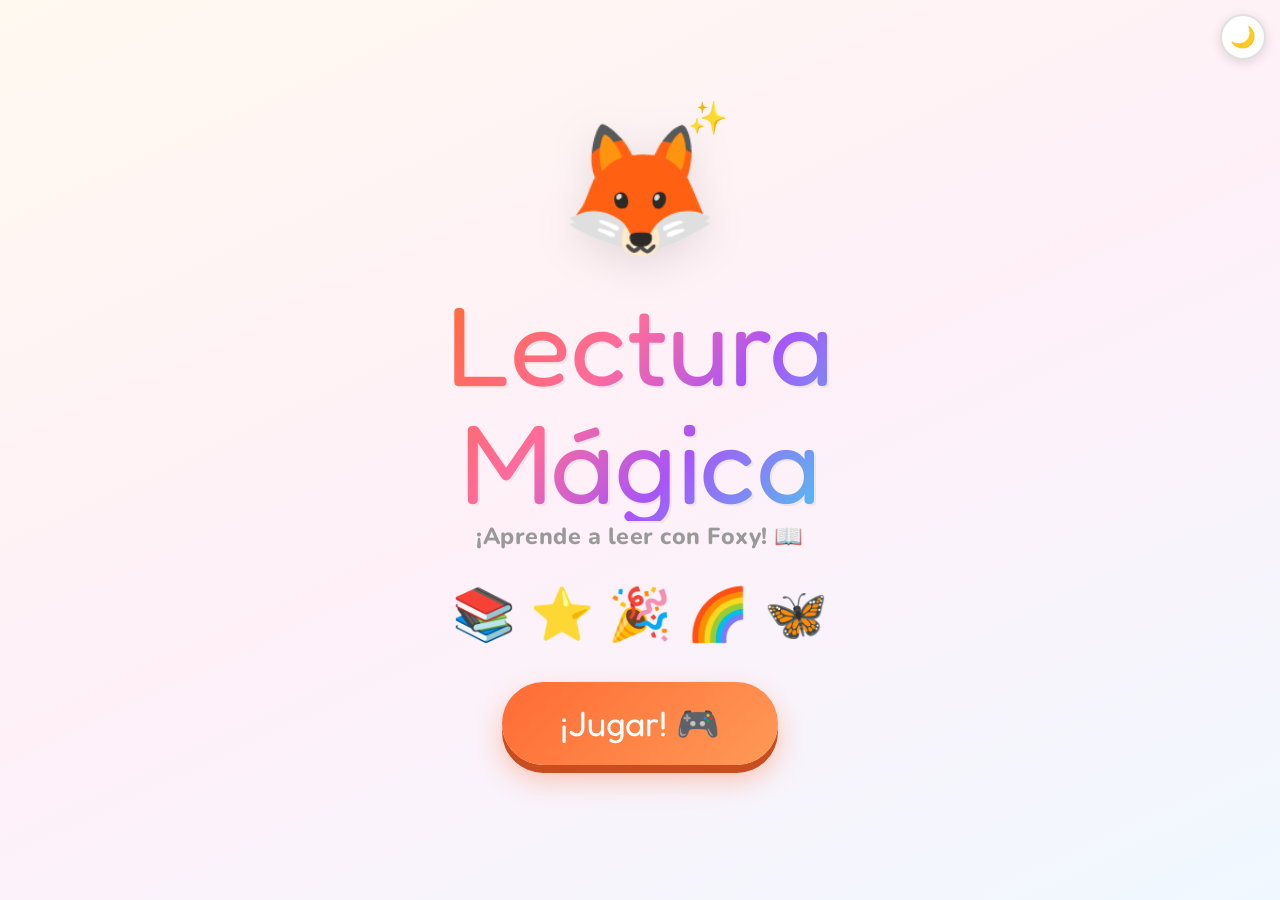
<file: index.html>
<!DOCTYPE html>
<html lang="es">
<head>
  <meta charset="UTF-8">
  <meta name="viewport" content="width=device-width, initial-scale=1.0">
  <title>Lectura Mágica ✨</title>
  <link href="https://fonts.googleapis.com/css2?family=Fredoka+One&family=Nunito:wght@400;700;800;900&display=swap" rel="stylesheet">
  <link rel="stylesheet" href="css/styles.css">
</head>
<body>

<div id="confetti"></div>

<button id="theme-toggle" class="theme-btn" onclick="toggleDark()" title="Cambiar tema">🌙</button>

<!-- ══════════ WELCOME ══════════ -->
<div class="screen active" id="welcome-screen">
  <div class="clouds">
    <div class="cloud" style="left:-100px">☁️</div>
    <div class="cloud" style="left:-180px">☁️</div>
    <div class="cloud" style="left:-240px">☁️</div>
  </div>
  <div class="mascot-wrap">
    <span class="mascot">🦊</span>
    <span class="mascot-sparkle">✨</span>
  </div>
  <div class="app-title">Lectura<br>Mágica</div>
  <p class="app-tagline">¡Aprende a leer con Foxy! 📖</p>
  <div class="float-row">
    <span class="fe">📚</span><span class="fe">⭐</span>
    <span class="fe">🎉</span><span class="fe">🌈</span><span class="fe">🦋</span>
  </div>
  <button class="btn-start" onclick="go('levels')">¡Jugar! 🎮</button>
</div>

<!-- ══════════ LEVELS ══════════ -->
<div class="screen" id="levels-screen">
  <h1 class="screen-h">🗺️ ¡Elige tu nivel!</h1>
  <div class="stars-banner">
    <span class="sb-star">⭐</span>
    <div class="sb-text">
      <div class="sb-count" id="total-stars">0 / 15 estrellas</div>
      <div class="sb-sub">¡Colecciona todas las estrellas!</div>
    </div>
    <span class="sb-star" style="animation-delay:1s">🏆</span>
  </div>
  <div class="levels-grid" id="levels-grid"></div>
  <button class="btn-back" onclick="go('welcome')">🏠 Inicio</button>
</div>

<!-- ══════════ READING ══════════ -->
<div class="screen" id="reading-screen">
  <div class="topbar">
    <button class="icon-btn" onclick="go('levels')">⬅️</button>
    <div class="level-pill" id="r-pill">Nivel 1</div>
    <button class="icon-btn" onclick="speakStory()" id="hint-btn">💡</button>
  </div>
  <div class="prog-track"><div class="prog-fill" id="r-prog" style="width:12%"></div></div>
  <div class="storybook">
    <div class="book-header">
      <span class="book-illo" id="b-illo">🐶</span>
      <div class="book-title" id="b-title">Título</div>
    </div>
    <div class="book-body" id="b-body"></div>
  </div>
  <div class="read-actions">
    <button class="btn-speak" id="btn-speak" onclick="speakStory()">🔊 Escuchar</button>
    <button class="btn-quiz" onclick="startQuiz()">🤔 Responder ➡️</button>
  </div>
</div>

<!-- ══════════ QUIZ ══════════ -->
<div class="screen" id="quiz-screen">
  <div class="topbar">
    <button class="icon-btn" id="q-back">⬅️</button>
    <div class="level-pill" id="q-pill">Preguntas</div>
    <div style="width:50px"></div>
  </div>
  <div class="prog-track"><div class="prog-fill" id="q-prog" style="width:0%"></div></div>
  <div class="qcard">
    <div class="q-num" id="q-num">Pregunta 1 de 3</div>
    <div class="q-text" id="q-text">¿Cuál es la pregunta?</div>
    <div class="ans-grid" id="ans-grid"></div>
  </div>
</div>

<!-- ══════════ RESULTS ══════════ -->
<div class="screen" id="results-screen">
  <div class="rcard">
    <div class="r-emoji" id="r-emoji">🎉</div>
    <div class="r-title" id="r-title">¡Genial!</div>
    <div class="r-stars" id="r-stars"></div>
    <div class="r-detail" id="r-detail">3 de 3 correctas</div>
    <div class="r-actions">
      <button class="btn-n pri" id="btn-next">¡Siguiente nivel! ➡️</button>
      <button class="btn-n sec" onclick="go('levels')">🗺️ Ver niveles</button>
    </div>
  </div>
</div>

<script src="js/app.js"></script>
</body>
</html>
</file>
<file: css/styles.css>
/* ═══════════════════════════
   THEME TOKENS
═══════════════════════════ */
:root {
  --radius: 28px;

  /* Surfaces */
  --color-bg:            #FEF9F0;
  --color-surface:       #ffffff;
  --color-surface-alt:   #F8FAFE;
  --color-surface-muted: #F5F5F5;
  --color-ans-bg:        #FAFBFF;
  --color-qnum-bg:       #F0F4FF;
  --color-letter-bg:     #EAEAEA;
  --color-progress-bg:   #EAEAEA;
  --color-lock-bg:       rgba(255,255,255,.72);

  /* Text */
  --color-text:       #333333;
  --color-text-dark:  #222222;
  --color-text-muted: #999999;
  --color-text-dim:   #777777;
  --color-text-grey:  #888888;
  --color-text-faint: #BBBBBB;

  /* Borders */
  --color-border:      #E0E0E0;
  --color-border-soft: #D0D0D0;
  --color-border-ans:  #E8EAF0;
  --color-border-book: #E5EDF8;

  /* Welcome gradient */
  --color-welcome-grad: linear-gradient(155deg,#FFF9F0 0%,#FFF0F8 50%,#F0F8FF 100%);

  /* Stars banner */
  --color-banner-bg:     linear-gradient(135deg,#FFF8E1,#FFF3CD);
  --color-banner-border: #FFD93D;
  --color-banner-shadow: #E6C200;

  --shadow: 0 8px 32px rgba(0,0,0,.15);
}

/* ═══════════════════════════
   DARK THEME
═══════════════════════════ */
body.dark {
  --color-bg:            #0d1117;
  --color-surface:       #161b22;
  --color-surface-alt:   #1c2128;
  --color-surface-muted: #21262d;
  --color-ans-bg:        #1c2128;
  --color-qnum-bg:       #21262d;
  --color-letter-bg:     #30363d;
  --color-progress-bg:   #30363d;
  --color-lock-bg:       rgba(13,17,23,.88);

  --color-text:       #e6edf3;
  --color-text-dark:  #c9d1d9;
  --color-text-muted: #848d97;
  --color-text-dim:   #8b949e;
  --color-text-grey:  #8b949e;
  --color-text-faint: #484f58;

  --color-border:      #30363d;
  --color-border-soft: #21262d;
  --color-border-ans:  #30363d;
  --color-border-book: #2d3748;

  --color-welcome-grad: linear-gradient(155deg,#0d1117 0%,#140d1f 50%,#0d1420 100%);

  --color-banner-bg:     linear-gradient(135deg,#1c1800,#161200);
  --color-banner-border: #a08010;
  --color-banner-shadow: #6e5500;

  --shadow: 0 8px 32px rgba(0,0,0,.5);
}

/* Smooth transition when toggling theme */
body.transitioning,
body.transitioning * {
  transition: background-color .3s ease, color .3s ease,
              border-color .3s ease, box-shadow .3s ease !important;
}

/* ═══════════════════════════
   BASE
═══════════════════════════ */
* { margin:0; padding:0; box-sizing:border-box; -webkit-tap-highlight-color:transparent; }
body {
  font-family: 'Nunito','Comic Sans MS',cursive,sans-serif;
  background: var(--color-bg);
  color: var(--color-text);
  min-height: 100vh;
  overflow-x: hidden;
  user-select: none;
}
body::before {
  content:''; position:fixed; top:-120px; right:-120px;
  width:420px; height:420px; border-radius:50%;
  background:radial-gradient(circle,rgba(255,107,107,.18),transparent);
  pointer-events:none; z-index:0;
}
body::after {
  content:''; position:fixed; bottom:-120px; left:-120px;
  width:420px; height:420px; border-radius:50%;
  background:radial-gradient(circle,rgba(76,201,240,.18),transparent);
  pointer-events:none; z-index:0;
}

/* ═══════════════════════════
   DARK MODE TOGGLE BUTTON
═══════════════════════════ */
.theme-btn {
  position: fixed;
  top: 14px;
  right: 14px;
  z-index: 100;
  background: var(--color-surface);
  border: 2px solid var(--color-border);
  border-radius: 50%;
  width: 46px;
  height: 46px;
  font-size: 1.3rem;
  cursor: pointer;
  box-shadow: 0 3px 12px rgba(0,0,0,.12);
  display: flex;
  align-items: center;
  justify-content: center;
  transition: transform .2s, box-shadow .2s, background-color .3s, border-color .3s;
}
.theme-btn:hover  { transform: scale(1.12) rotate(12deg); box-shadow: 0 6px 18px rgba(0,0,0,.18); }
.theme-btn:active { transform: scale(.93); }

/* ═══════════════════════════
   SCREENS
═══════════════════════════ */
.screen { display:none; min-height:100vh; width:100%; padding:20px 16px 50px; position:relative; z-index:1; }
.screen.active { display:flex; flex-direction:column; align-items:center; }
.screen.pop { animation: screenPop .45s cubic-bezier(.34,1.56,.64,1) both; }
@keyframes screenPop {
  from { opacity:0; transform:scale(.93) translateY(18px); }
  to   { opacity:1; transform:scale(1)   translateY(0);    }
}

/* ═══════════════════════════
   WELCOME
═══════════════════════════ */
#welcome-screen {
  justify-content:center; align-items:center; text-align:center; gap:0;
  background: var(--color-welcome-grad);
}
.clouds { position:absolute; top:0; left:0; right:0; height:180px; overflow:hidden; pointer-events:none; }
.cloud  { position:absolute; font-size:3rem; opacity:.35; animation:drift 22s linear infinite; }
.cloud:nth-child(1){top:10px;  animation-duration:20s;}
.cloud:nth-child(2){top:55px;  animation-delay:-7s;   animation-duration:27s;}
.cloud:nth-child(3){top:105px; animation-delay:-14s;  animation-duration:18s; font-size:2.3rem;}
@keyframes drift { from{transform:translateX(-200px);} to{transform:translateX(calc(100vw + 200px));} }

.mascot-wrap    { position:relative; margin-bottom:6px; }
.mascot         { font-size:clamp(4.5rem,14vw,8rem); display:block; animation:mascotBounce 2.2s ease-in-out infinite; filter:drop-shadow(0 10px 20px rgba(0,0,0,.1)); }
.mascot-sparkle { position:absolute; top:-8px; right:-8px; font-size:2rem; animation:sparkle 3s ease-in-out infinite; }
@keyframes mascotBounce { 0%,100%{transform:translateY(0) rotate(-4deg);} 50%{transform:translateY(-20px) rotate(4deg);} }
@keyframes sparkle      { 0%,100%{transform:rotate(0deg) scale(1);}      50%{transform:rotate(22deg) scale(1.35);}    }

.app-title {
  font-family:'Fredoka One',cursive;
  font-size:clamp(3.5rem,12vw,7rem);
  line-height:1.05;
  background:linear-gradient(130deg,#FF6B35 0%,#FF6B9D 38%,#A855F7 65%,#4CC9F0 100%);
  -webkit-background-clip:text; -webkit-text-fill-color:transparent; background-clip:text;
  filter:drop-shadow(2px 2px 0 rgba(0,0,0,.05));
}
.app-tagline { font-size:clamp(.95rem,3.2vw,1.45rem); color:var(--color-text-muted); font-weight:800; margin-bottom:28px; letter-spacing:.5px; }

.float-row { display:flex; gap:14px; justify-content:center; flex-wrap:wrap; margin-bottom:32px; }
.fe { font-size:clamp(1.8rem,6vw,3.2rem); animation:floatY 4s ease-in-out infinite; display:inline-block; }
.fe:nth-child(1){animation-delay:0s;}   .fe:nth-child(2){animation-delay:.65s;}
.fe:nth-child(3){animation-delay:1.3s;} .fe:nth-child(4){animation-delay:1.95s;}
.fe:nth-child(5){animation-delay:2.6s;}
@keyframes floatY { 0%,100%{transform:translateY(0) rotate(-5deg);} 50%{transform:translateY(-16px) rotate(5deg);} }

.btn-start {
  font-family:'Fredoka One',cursive; font-size:clamp(1.4rem,5vw,2.2rem);
  padding:20px 58px; color:white; border:none; border-radius:50px; cursor:pointer;
  background:linear-gradient(135deg,#FF6B35,#FF9A56);
  box-shadow:0 8px 0 #C94D1E, 0 14px 28px rgba(255,107,53,.38);
  position:relative; top:0; transition:all .15s;
}
.btn-start:active { top:6px; box-shadow:0 2px 0 #C94D1E; }
.btn-start:hover  { background:linear-gradient(135deg,#FF5722,#FF8A44); transform:scale(1.03); }

/* ═══════════════════════════
   LEVELS
═══════════════════════════ */
#levels-screen { gap:20px; padding-top:28px; }
.screen-h { font-family:'Fredoka One',cursive; font-size:clamp(1.9rem,7vw,3.2rem); color:var(--color-text); text-align:center; }

.stars-banner {
  background:var(--color-banner-bg); border:3px solid var(--color-banner-border);
  border-radius:22px; padding:14px 28px; display:flex; align-items:center; gap:14px;
  width:100%; max-width:700px; box-shadow:0 5px 0 var(--color-banner-shadow);
}
.sb-star  { font-size:2.4rem; animation:starPulse 2s ease-in-out infinite; }
.sb-text  { flex:1; }
.sb-count { font-family:'Fredoka One',cursive; font-size:1.7rem; color:#C94D1E; }
.sb-sub   { font-size:.85rem; color:var(--color-text-muted); font-weight:700; }
@keyframes starPulse { 0%,100%{transform:scale(1) rotate(0deg);} 50%{transform:scale(1.2) rotate(15deg);} }

.levels-grid { display:grid; grid-template-columns:repeat(auto-fit,minmax(165px,1fr)); gap:18px; width:100%; max-width:850px; }
.lcard {
  background:var(--color-surface); border-radius:24px; padding:26px 14px; text-align:center; cursor:pointer;
  transition:transform .25s cubic-bezier(.34,1.56,.64,1), box-shadow .25s;
  box-shadow:0 6px 0 rgba(0,0,0,.1),0 10px 24px rgba(0,0,0,.09);
  position:relative; overflow:hidden; border:3px solid transparent;
}
.lcard-bar  { position:absolute; top:0; left:0; right:0; height:6px; }
.lcard:not(.locked):hover  { transform:translateY(-9px) scale(1.03); box-shadow:0 16px 0 rgba(0,0,0,.07),0 22px 40px rgba(0,0,0,.11); }
.lcard:not(.locked):active { transform:translateY(2px); box-shadow:0 3px 0 rgba(0,0,0,.1); }
.lcard.locked { opacity:.55; cursor:not-allowed; }
.lcard.done   { border-color:var(--lc); }
.lcard-emoji  { font-size:clamp(2.8rem,8vw,4.2rem); margin-bottom:6px; display:block; filter:drop-shadow(0 4px 8px rgba(0,0,0,.1)); }
.lcard-num    { font-size:.78rem; color:var(--color-text-faint); text-transform:uppercase; letter-spacing:2px; font-weight:800; margin-bottom:4px; }
.lcard-name   { font-family:'Fredoka One',cursive; font-size:clamp(.95rem,3vw,1.25rem); color:var(--color-text); margin-bottom:10px; }
.lcard-stars  { display:flex; justify-content:center; gap:4px; font-size:1.35rem; }
.lock-overlay { position:absolute; inset:0; display:flex; align-items:center; justify-content:center; background:var(--color-lock-bg); backdrop-filter:blur(2px); border-radius:22px; font-size:2.4rem; }

.btn-back {
  background:var(--color-surface); border:3px solid var(--color-border); color:var(--color-text-dim);
  border-radius:20px; padding:12px 30px; font-family:'Fredoka One',cursive; font-size:1.15rem;
  cursor:pointer; transition:all .2s; box-shadow:0 4px 0 var(--color-border-soft);
}
.btn-back:hover  { background:var(--color-surface-muted); transform:translateY(-2px); }
.btn-back:active { transform:translateY(2px); box-shadow:0 1px 0 var(--color-border-soft); }

/* ═══════════════════════════
   READING
═══════════════════════════ */
#reading-screen { gap:16px; max-width:750px; margin:0 auto; }
.topbar { display:flex; align-items:center; justify-content:space-between; width:100%; max-width:700px; }
.icon-btn {
  background:var(--color-surface); border:none; border-radius:50%; width:50px; height:50px;
  font-size:1.55rem; cursor:pointer; box-shadow:0 4px 12px rgba(0,0,0,.1);
  display:flex; align-items:center; justify-content:center; transition:all .2s;
}
.icon-btn:hover  { transform:scale(1.1); }
.icon-btn:active { transform:scale(.93); }
.level-pill { font-family:'Fredoka One',cursive; font-size:.98rem; padding:8px 20px; border-radius:50px; color:white; }

.prog-track { width:100%; max-width:700px; height:13px; background:var(--color-progress-bg); border-radius:10px; overflow:hidden; }
.prog-fill  { height:100%; border-radius:10px; background:linear-gradient(90deg,#06D6A0,#4CC9F0); transition:width .6s cubic-bezier(.34,1.56,.64,1); }

.storybook  { background:var(--color-surface); border-radius:var(--radius); width:100%; max-width:700px; overflow:hidden; box-shadow:var(--shadow); }
.book-header { padding:28px 28px 18px; text-align:center; }
.book-illo {
  font-size:clamp(5rem,18vw,9rem); display:block; margin-bottom:10px;
  filter:drop-shadow(0 8px 16px rgba(0,0,0,.08)); animation:illoFloat 5s ease-in-out infinite;
}
@keyframes illoFloat { 0%,100%{transform:translateY(0) scale(1);} 50%{transform:translateY(-12px) scale(1.02);} }
.book-title { font-family:'Fredoka One',cursive; font-size:clamp(1.45rem,5vw,2.4rem); }
.book-body  { padding:18px 26px 26px; background:var(--color-surface-alt); border-top:3px dashed var(--color-border-book); }
.story-para { font-size:clamp(1.15rem,3.8vw,1.65rem); line-height:2.3; color:var(--color-text); font-weight:700; margin-bottom:6px; }
.sw     { display:inline-block; border-radius:7px; padding:1px 3px; transition:all .15s; cursor:default; }
.sw.lit { background:#FFD93D; transform:scale(1.08); color:#000; }

/* Override inline JS bg for book body in dark mode */
body.dark .book-body { background: var(--color-surface-alt) !important; }

.read-actions { display:flex; gap:12px; width:100%; max-width:700px; flex-wrap:wrap; }
.btn-speak {
  flex:1; min-width:130px; font-family:'Fredoka One',cursive; font-size:clamp(.95rem,3vw,1.35rem);
  padding:16px 22px; background:linear-gradient(135deg,#7B2FBE,#A855F7); color:white;
  border:none; border-radius:50px; cursor:pointer; box-shadow:0 6px 0 #5B1A9E;
  position:relative; top:0; transition:all .15s;
}
.btn-speak:active { top:4px; box-shadow:0 2px 0 #5B1A9E; }
.btn-quiz {
  flex:1; min-width:130px; font-family:'Fredoka One',cursive; font-size:clamp(.95rem,3vw,1.35rem);
  padding:16px 22px; background:linear-gradient(135deg,#06D6A0,#38E8B5); color:white;
  border:none; border-radius:50px; cursor:pointer; box-shadow:0 6px 0 #04A67B;
  position:relative; top:0; transition:all .15s;
}
.btn-quiz:active  { top:4px; box-shadow:0 2px 0 #04A67B; }
.btn-speak:hover, .btn-quiz:hover { filter:brightness(1.06); transform:scale(1.02); }

/* ═══════════════════════════
   QUIZ
═══════════════════════════ */
#quiz-screen { gap:16px; max-width:750px; margin:0 auto; }
.qcard  { background:var(--color-surface); border-radius:var(--radius); padding:32px 28px; width:100%; max-width:700px; box-shadow:var(--shadow); }
.q-num  { background:var(--color-qnum-bg); color:var(--color-text-grey); font-size:.82rem; font-weight:800; text-transform:uppercase; letter-spacing:1.5px; padding:6px 14px; border-radius:20px; display:inline-block; margin-bottom:18px; }
.q-text { font-family:'Fredoka One',cursive; font-size:clamp(1.25rem,4.5vw,1.95rem); color:var(--color-text-dark); line-height:1.4; margin-bottom:22px; }
.ans-grid { display:flex; flex-direction:column; gap:11px; }
.ans-btn {
  font-family:'Nunito',cursive; font-weight:800; font-size:clamp(.98rem,3.2vw,1.3rem);
  padding:17px 22px; border:3px solid var(--color-border-ans); border-radius:18px; cursor:pointer;
  background:var(--color-ans-bg); color:var(--color-text); width:100%; text-align:left;
  display:flex; align-items:center; gap:12px; box-shadow:0 3px 10px rgba(0,0,0,.06);
  transition:all .2s;
}
.ans-letter {
  width:36px; height:36px; border-radius:50%; background:var(--color-letter-bg);
  display:flex; align-items:center; justify-content:center;
  font-family:'Fredoka One',cursive; font-size:.95rem; color:var(--color-text-dim);
  flex-shrink:0; transition:all .2s;
}
.ans-btn:hover:not(:disabled)              { border-color:#4CC9F0; background:#F0FAFF; transform:translateX(6px); }
.ans-btn:hover:not(:disabled) .ans-letter  { background:#4CC9F0; color:white; }
body.dark .ans-btn:hover:not(:disabled)    { background:#0d2b3d; }

.ans-btn.ok              { border-color:#06D6A0; background:#E8FFF6; color:#015A41; }
.ans-btn.ok  .ans-letter { background:#06D6A0; color:white; }
.ans-btn.bad             { border-color:#FF4444; background:#FFF0F0; color:#8B0000; }
.ans-btn.bad .ans-letter { background:#FF4444; color:white; }
body.dark .ans-btn.ok    { background:#0d2e22; color:#6ee7b7; }
body.dark .ans-btn.bad   { background:#2d0f0f; color:#fca5a5; }

@keyframes shakeX { 0%,100%{transform:translateX(0);} 20%,60%{transform:translateX(-8px);} 40%,80%{transform:translateX(8px);} }
.shakeX { animation:shakeX .4s ease; }

/* ═══════════════════════════
   RESULTS
═══════════════════════════ */
#results-screen { justify-content:center; gap:20px; text-align:center; padding-top:40px; }
.rcard    { background:var(--color-surface); border-radius:var(--radius); padding:48px 32px; width:100%; max-width:580px; box-shadow:var(--shadow); display:flex; flex-direction:column; align-items:center; gap:16px; }
.r-emoji  { font-size:clamp(5rem,18vw,8rem); animation:rPop .6s cubic-bezier(.34,1.56,.64,1) both; }
@keyframes rPop { 0%{transform:scale(0) rotate(-20deg);} 100%{transform:scale(1) rotate(0);} }
.r-title  { font-family:'Fredoka One',cursive; font-size:clamp(1.9rem,7vw,2.9rem); }
.r-stars  { display:flex; gap:8px; }
.r-star   { font-size:clamp(2.5rem,8vw,3.8rem); animation:starPop .4s cubic-bezier(.34,1.56,.64,1) both; display:inline-block; }
.r-star:nth-child(1){animation-delay:.3s;} .r-star:nth-child(2){animation-delay:.5s;} .r-star:nth-child(3){animation-delay:.7s;}
@keyframes starPop { 0%{transform:scale(0) rotate(-30deg); opacity:0;} 100%{transform:scale(1) rotate(0); opacity:1;} }
.r-detail  { font-size:1.15rem; color:var(--color-text-muted); font-weight:700; background:var(--color-surface-muted); padding:9px 24px; border-radius:50px; }
.r-actions { display:flex; flex-direction:column; gap:12px; width:100%; max-width:350px; margin-top:6px; }
.btn-n {
  font-family:'Fredoka One',cursive; font-size:1.35rem; padding:18px 38px;
  border:none; border-radius:50px; cursor:pointer;
  position:relative; top:0; transition:all .15s;
}
.btn-n:active { top:4px; }
.btn-n:hover  { filter:brightness(1.06); transform:scale(1.02); }
.btn-n.pri { background:linear-gradient(135deg,#FF6B35,#FF9A56); color:white; box-shadow:0 6px 0 #C94D1E; }
.btn-n.sec { background:var(--color-surface); color:var(--color-text-dim); border:3px solid var(--color-border); box-shadow:0 4px 0 var(--color-border-soft); }

/* ═══════════════════════════
   CONFETTI
═══════════════════════════ */
#confetti { position:fixed; inset:0; pointer-events:none; z-index:9999; overflow:hidden; }
.cp { position:absolute; top:-30px; animation:cpFall linear forwards; border-radius:3px; }
@keyframes cpFall {
  0%   { transform:translateY(0)     rotate(0deg)   scale(1);  opacity:1; }
  80%  {                                                         opacity:1; }
  100% { transform:translateY(110vh) rotate(720deg) scale(.5); opacity:0; }
}

/* ═══════════════════════════
   POP LABEL
═══════════════════════════ */
.pop-lbl { position:fixed; top:50%; left:50%; font-size:4rem; transform:translate(-50%,-50%) scale(0); animation:popLbl 1.2s ease forwards; pointer-events:none; z-index:500; }
@keyframes popLbl {
  0%   { transform:translate(-50%,-50%) scale(0);   opacity:1; }
  40%  { transform:translate(-50%,-80%) scale(1.5); opacity:1; }
  100% { transform:translate(-50%,-130%) scale(1);  opacity:0; }
}

/* ═══════════════════════════
   RESPONSIVE
═══════════════════════════ */
@media(max-width:480px){
  .levels-grid { grid-template-columns:repeat(2,1fr); gap:13px; }
  .book-header  { padding:20px 18px 14px; }
  .book-body    { padding:14px 16px 20px; }
  .qcard        { padding:24px 18px; }
  .rcard        { padding:36px 20px; }
  .read-actions { flex-direction:column; }
}
</file>
